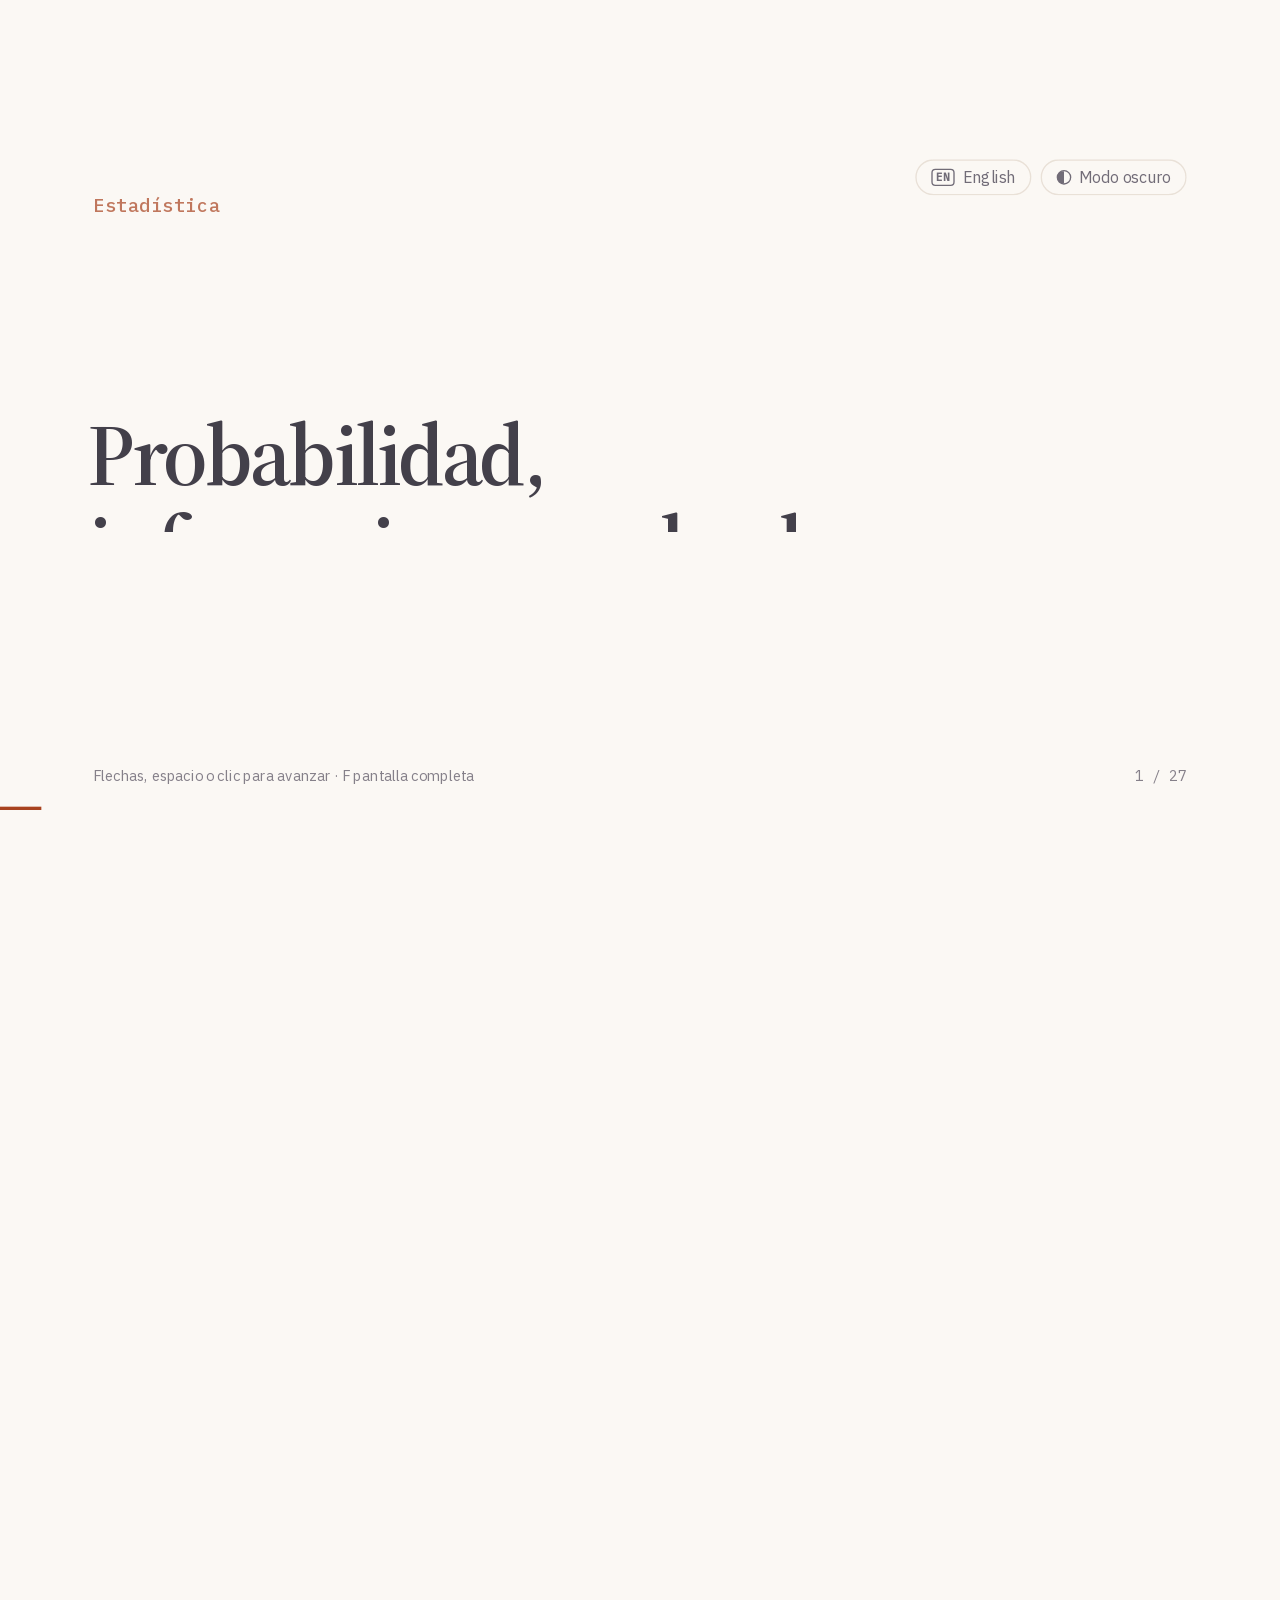
<file: estadistica/2026-2/probabilidad-inferencia-y-prueba-de-hipotesis/index.html>
<!doctype html>
<html lang="es">
<head>
<meta charset="utf-8">
<title>Probabilidad, inferencia y prueba de hipótesis</title>
<meta http-equiv="refresh" content="0; url=https://mateob6.github.io/diapositivas/estadistica/u3-analisis-inferencial/probabilidad-inferencia-y-prueba-de-hipotesis/">
<link rel="canonical" href="https://mateob6.github.io/diapositivas/estadistica/u3-analisis-inferencial/probabilidad-inferencia-y-prueba-de-hipotesis/">
<meta name="robots" content="noindex">
</head>
<body>
<p>Esta página se movió a <a href="https://mateob6.github.io/diapositivas/estadistica/u3-analisis-inferencial/probabilidad-inferencia-y-prueba-de-hipotesis/">https://mateob6.github.io/diapositivas/estadistica/u3-analisis-inferencial/probabilidad-inferencia-y-prueba-de-hipotesis/</a>.</p>
</body>
</html>
</file>
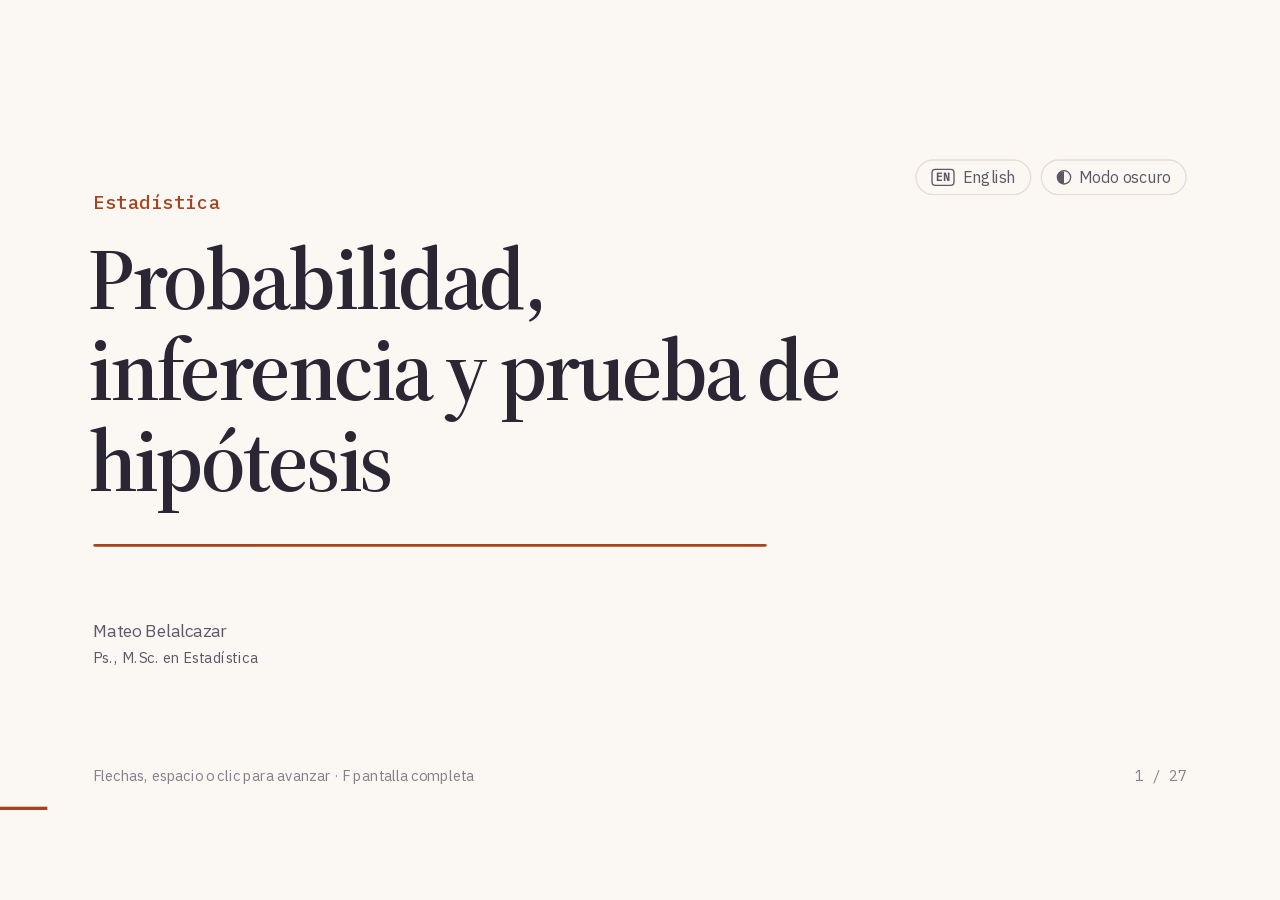
<file: estadistica/u3-analisis-inferencial/probabilidad-inferencia-y-prueba-de-hipotesis/index.html>
<!doctype html>
<html lang="es">
<head>
<meta charset="utf-8">
<meta name="viewport" content="width=device-width, initial-scale=1">
<title>Probabilidad, inferencia y prueba de hipótesis</title>
<link rel="stylesheet" href="motor/motor.css">
<link rel="stylesheet" href="clase.css">
</head>
<body>
<!-- Clase 13 de Estadística (2026-2). Contenido: el Word base de la clase
     (encuesta del 21 nov y notas del docente del 22 nov). Motor: copia fija en motor/ (uso en motor/MOTOR.md).
     Figuras propias en clase.js.
     Revisar: uv run ~/Desktop/Cursos/diapositivas-web/herramientas/clase.py revisar <carpeta de la clase> -->
<main id="lienzo" data-titulo="Probabilidad, inferencia y prueba de hipótesis">

  <!-- 1 Portada -->
  <section class="diapositiva portada">
    <p class="antetitulo">Estadística</p>
    <h1 class="largo">Probabilidad, inferencia y prueba de hipótesis</h1>
    <hr class="regla">
    <p class="pie">Mateo Belalcazar</p>
    <p class="titulos">Ps., M.Sc. en Estadística</p>
  </section>

  <!-- 2 Puente · flechas · foco por pasos · 3 (la flecha de muestra a población en el último) -->
  <section class="diapositiva">
    <h2>De la muestra a la población</h2>
    <ul class="lista ancho">
      <li>En la investigación científica buscamos <b>analizar datos</b> y obtener <b>conclusiones</b>.</li>
      <li>Casi siempre esas conclusiones se basan en un grupo de personas, pero buscamos generalizarlas a un grupo <b>más amplio</b>. Por eso en estadística se distinguen dos tipos de análisis.</li>
    </ul>
    <ol class="bloque flechas" data-foco>
      <li><h3>Análisis descriptivo</h3><ul class="lista"><li>Describe la <b>muestra</b>, es decir, las personas que respondieron el cuestionario, o la base de datos directamente.</li><li>Sus conclusiones se limitan a esas personas.</li><li>Se resume con <b>estadísticos</b> como la media, la desviación estándar o las frecuencias.</li></ul></li>
      <li><h3>Análisis inferencial</h3><ul class="lista"><li>Busca <b>generalizar</b> a personas que no participaron.</li><li>Por ejemplo, a todos los estudiantes de psicología.</li><li>Usa la muestra para <b>estimar</b> cómo es la <b>población</b>.</li></ul></li>
    </ol>
    <svg class="diagrama de-muestra" viewBox="0 0 1640 56" aria-label="De la muestra a la población">
      <g data-paso>
        <text class="principal" x="400" y="28">muestra</text>
        <path class="flecha principal" d="M540 28 L1080 28"/>
        <text class="principal" x="1240" y="28">población</text>
      </g>
    </svg>
  </section>

  <!-- 3 Concepto · diagrama geométrico · trazo que se dibuja · 2 -->
  <section class="diapositiva">
    <h2>Población y muestra</h2>
    <div class="columnas centradas" style="--plantilla: 700px 1fr">
      <svg class="diagrama poblacion" viewBox="0 0 700 560">
        <circle cx="350" cy="285" r="262"/>
        <text x="350" y="92">Población</text>
        <g data-paso>
          <circle class="principal" cx="350" cy="380" r="118"/>
          <text class="principal" x="350" y="358">Muestra</text>
          <text class="principal it" x="350" y="412">M</text>
        </g>
        <g data-paso>
          <path class="flecha principal" d="M350 262 L350 196"/>
          <text class="nota inicio" x="370" y="232">estima</text>
          <text class="it" x="350" y="160">μ</text>
        </g>
      </svg>
      <div class="pila">
        <ul class="lista">
          <li>La <b>población</b> es el conjunto completo de personas que nos interesa estudiar.</li>
          <li>Sus características son <b>parámetros</b> (μ) y casi nunca las conocemos, porque habría que medir a todos.</li>
          <li>La <b>muestra</b> es la parte de la población que sí medimos.</li>
          <li>Sus características son <b>estadísticos</b> (<span class="sim">M</span>) y sirven para <b>estimar</b> los parámetros.</li>
        </ul>
        <p class="recuadro" data-paso="2">La <b>inferencia</b> usa lo que medimos en la <b>muestra</b> para hablar de toda la <b>población</b>.</p>
      </div>
    </div>
  </section>

  <!-- 4 Concepto · cajas sólidas en tres columnas · foco por pasos · 4 (la nota de la probabilidad en el último) -->
  <section class="diapositiva" id="inferencia">
    <h2>¿Para qué sirve la inferencia estadística?</h2>
    <ol class="bloque cajas" data-foco data-columnas="3">
      <li><h3>Estimaciones</h3><p>Conocer los <b>parámetros de la población</b> a partir de una muestra.</p><p><i>Ejemplo.</i> Si encuestamos a 300 estudiantes, ¿cuántas horas duermen en promedio todos los estudiantes de la universidad?</p></li>
      <li><h3>Predicciones</h3><p>Estimar los parámetros poblacionales <b>en el futuro</b>.</p><p><i>Ejemplo.</i> Con una encuesta a 1.000 votantes, ¿quién ganará las próximas elecciones?</p></li>
      <li><h3>Toma de decisiones</h3><p>Comparar estimadores frente a un parámetro.</p><p><i>Ejemplo.</i> Un grupo recibe una terapia y otro no. ¿La terapia reduce la ansiedad, o la diferencia entre los grupos se debe al azar?</p></li>
    </ol>
    <p class="recuadro" data-paso="4">Para entender la inferencia hay que entender primero la <b>probabilidad</b>, porque al generalizar de la muestra a la población siempre hay <b>incertidumbre</b>, y la probabilidad es la forma de cuantificarla.</p>
  </section>

  <!-- 5 Actividad ancla · monedas (clase.js) · proceso por clic · 2 -->
  <section class="diapositiva" id="moneda">
    <h2>Ejemplo 1: lanzar una moneda 10 veces</h2>
    <p>Imaginen que lanzamos una moneda <b>10 veces</b>. ¿Qué es más probable?</p>
    <ul class="lista">
      <li>Obtener <b>6 sellos</b>.</li>
      <li>Obtener <b>1 solo sello</b>.</li>
    </ul>
    <svg class="fig monedas" viewBox="0 0 1640 300" aria-label="Diez lanzamientos: nueve caras y un sello"></svg>
    <p class="recuadro" data-paso="2">¿Qué probabilidad había de que ocurriera <b>esto</b>? Cada uno responde y dice <b>por qué</b>.</p>
  </section>

  <!-- 6 Concepto · recta numérica · los puntos cambian · 4 -->
  <section class="diapositiva">
    <h2>Definición de probabilidad</h2>
    <div class="columnas centradas" style="--plantilla: minmax(0, 1fr) minmax(0, 1fr)">
      <ul class="lista">
        <li>La <b>probabilidad</b> cuantifica qué tan posible es que ocurra un suceso <b>aleatorio</b> (no se aplica a los determinísticos).</li>
        <li>Se expresa con un número entre <b>0</b> y <b>1</b>.</li>
        <li>Cuanto más cerca de 1, más probable es.</li>
        <li>No elimina la <b>incertidumbre</b> sobre el resultado, pero permite cuantificarla.</li>
      </ul>
      <div class="pila">
        <figure class="recta" data-de="0" data-a="1" data-marcas="0 0.5 1" data-activa="0; 0.5; 1" data-espera
                data-rotulos="0=Imposible; 0.5=Puede o no ocurrir; 1=Seguro"></figure>
        <ul class="bloque linea-lateral" data-foco>
          <li data-paso="1">Pasar una materia de psicología con un 1 en la nota final. <b><span class="sim">P</span>&nbsp;=&nbsp;0</b></li>
          <li data-paso="2">Que el próximo bebé que nazca en Cali sea niña. <b><span class="sim">P</span>&nbsp;≈&nbsp;0,5</b></li>
          <li data-paso="3">Tirar un dado y sacar un número del 1 al 6. <b><span class="sim">P</span>&nbsp;=&nbsp;1</b></li>
          <li data-paso="4">Y, ¿sacar un <b>7</b> al tirar un dado?</li>
        </ul>
      </div>
    </div>
  </section>

  <!-- 7 Concepto · cajas delineadas · foco por pasos · 2 -->
  <section class="diapositiva">
    <h2>Calcular la probabilidad, paso 1: experimento aleatorio</h2>
    <ul class="lista ancho">
      <li>Un <b>experimento aleatorio</b> es la reproducción controlada de un fenómeno.</li>
      <li><b>Conocemos de antemano</b> los resultados posibles, pero no podemos predecir <b>cuál saldrá</b> en cada intento.</li>
      <li>El <b>espacio muestral</b> (Ω) es el conjunto de todos los resultados posibles.</li>
      <li>Es lo primero que se identifica para <b>calcular una probabilidad</b>.</li>
    </ul>
    <ol class="bloque cajas delineadas" data-foco data-columnas="2">
      <li><h3>Moneda</h3><p class="mono">Ω = {cara, sello}</p><p>Dos resultados posibles en cada lanzamiento.</p></li>
      <li><h3>Dado</h3><p class="mono">Ω = {1, 2, 3, 4, 5, 6}</p><p>Seis resultados posibles, todos igual de probables.</p></li>
    </ol>
  </section>

  <!-- 8 Concepto · cifra grande · contador · 2 -->
  <section class="diapositiva">
    <h2>Calcular la probabilidad, paso 2: regla de Laplace</h2>
    <p class="ancho">Si todos los resultados de un experimento son <b>igual de probables</b>, la probabilidad de un suceso es la proporción de casos que lo cumplen.</p>
    <div class="cifra laplace"><span class="sim">P</span>(A) = <span class="fraccion"><span>casos favorables</span><span>casos posibles</span></span></div>
    <div class="pila" data-paso="1">
      <div class="cifra mediana" data-contar><span class="sim">P</span>(cara) = 1/2 = 0,50</div>
      <div class="cifra mediana" data-contar><span class="sim">P</span>(sacar un 6) = 1/6 ≈ 0,17</div>
    </div>
    <p class="recuadro" data-paso="2">La regla equivale a una <b>frecuencia relativa teórica</b>, porque divide los casos favorables entre el total de casos posibles <b>antes</b> de realizar el experimento.</p>
  </section>

  <!-- 9 Concepto · máquina de Galton (clase.js) · proceso por clic · 5 (tres bolas una por una, 100 y 1.000) -->
  <section class="diapositiva arriba" id="galton">
    <h2>La máquina de Galton</h2>
    <div class="columnas centradas" style="--plantilla: minmax(0, 1fr) 900px">
      <ul class="lista">
        <li>Cada clavo es una <b>moneda</b>.</li>
        <li>Si sale cara, la bola va a la derecha, y si sale sello, a la izquierda.</li>
        <li>Cada bola pasa por diez clavos, así que es como lanzar <b>diez monedas</b> y contar las caras.</li>
        <li data-paso="5">Los resultados <b>centrales</b> (4, 5 o 6 caras) son los más frecuentes.</li>
        <li data-paso="5">Los <b>extremos</b> (0 o 10 caras) son muy poco frecuentes.</li>
        <li data-paso="5">Con muchas bolas, el histograma se aproxima a una curva en forma de <b>campana</b>.</li>
      </ul>
      <svg class="fig galton" viewBox="380 0 880 670" aria-label="Máquina de Galton con el histograma de caras"></svg>
    </div>
  </section>

  <!-- 10 Concepto · la misma máquina con un test respondido al azar (clase.js) · proceso por clic · 7 + deslizador de la probabilidad -->
  <section class="diapositiva arriba" id="test">
    <h2>Un test de 10 preguntas respondido al azar</h2>
    <div class="columnas centradas" style="--plantilla: minmax(0, 1fr) 780px">
      <div class="pila">
        <ul class="lista">
          <li>Cada bola es un <b>estudiante</b> que responde, <b>sin haber estudiado</b>, un examen de 10 preguntas de verdadero o falso.</li>
          <li>Cada clavo es una <b>pregunta</b>. Si acierta, la bola va a la derecha (+1 punto), y si falla, a la izquierda (0 puntos), con probabilidad 1/2, como al lanzar una moneda.</li>
          <li>La casilla donde cae la bola es su <b>puntaje total</b>, de 0 a 10.</li>
        </ul>
        <div class="relevo">
          <p class="recuadro" data-paso="1"><b>Un estudiante.</b> No podemos predecir su puntaje exacto, pero vemos cómo se construye pregunta por pregunta. Saca <b data-resultado="0"></b>.</p>
          <p class="recuadro" data-paso="2"><b>Otro estudiante.</b> Responde igual, al azar, y saca <b data-resultado="1"></b>. El puntaje cambia de una persona a otra.</p>
          <p class="recuadro" data-paso="3"><b>Un tercer estudiante.</b> Saca <b data-resultado="2"></b>. Con tres personas todavía no se ve ningún patrón.</p>
          <p class="recuadro" data-paso="4"><b>100 estudiantes.</b> Es como aplicar el test a un curso completo que responde al azar. La mayoría queda en el medio.</p>
          <p class="recuadro" data-paso="5"><b>1.000 estudiantes.</b> Los puntajes <b>centrales</b> (4, 5 o 6 aciertos) son los más frecuentes y los <b>extremos</b> (0 o 10) son muy poco frecuentes.</p>
          <p class="recuadro" data-paso="6"><b>¿Y si el test es fácil o difícil?</b> Si la probabilidad de acertar es alta, los puntajes se amontonan arriba; si es baja, abajo. En los dos casos la distribución queda <b>sesgada</b>, es decir, asimétrica.</p>
          <p class="recuadro" data-paso="7">¿Cuándo sospechamos que alguien <b>no</b> respondió al azar?</p>
        </div>
      </div>
      <div class="pila">
        <svg class="fig galton" viewBox="380 0 880 670" aria-label="Máquina de Galton con el histograma de puntajes"></svg>
        <div class="control en-fila prob-control" data-paso="6"><span class="rotulo-control">Probabilidad de acertar cada pregunta</span>
          <div class="cifra mediana prob-valor">0,50</div>
          <span class="extremo">Difícil</span>
          <input type="range" class="deslizador prob" min="0.1" max="0.9" step="0.05" value="0.5" aria-label="Probabilidad de acertar cada pregunta">
          <span class="extremo">Fácil</span></div>
      </div>
    </div>
  </section>

  <!-- 11 Concepto · línea de tiempo vertical · foco por pasos · 4 -->
  <section class="diapositiva" id="origen">
    <h2>Origen de la distribución normal</h2>
    <ol class="bloque linea-tiempo" data-foco>
      <li data-rotulo="1733"><h3>Abraham de Moivre</h3><p>La obtiene al calcular la probabilidad de sacar cierto número de caras en muchos lanzamientos de una moneda.</p></li>
      <li data-rotulo="1809"><h3>Carl Friedrich Gauss</h3><p>La usa para describir los errores al medir la posición de los astros. Por eso se le llama <b>campana de Gauss</b>.</p></li>
      <li data-rotulo="1810"><h3>Pierre-Simon Laplace</h3><p>Muestra que la suma de muchos efectos pequeños e independientes tiende a esta forma.</p></li>
      <li data-rotulo="Hacia 1890"><h3>Galton y Pearson</h3><p>Difunden el nombre <b>normal</b>, porque se creía que era la forma habitual en que se reparten las medidas.</p></li>
    </ol>
    <div class="recuadro" data-paso="4">
      <ul class="lista">
        <li>Lo que suma muchos efectos pequeños tiende a ser normal (<b>teorema del límite central</b>).</li>
        <li>Hoy sabemos que no todas las variables son normales. El tiempo de reacción, por ejemplo, es <b>asimétrico</b>.</li>
      </ul>
    </div>
  </section>

  <!-- 12 Concepto · curva normal (clase.js) · la lista sale una a una y cada idea se marca en la figura · 4 -->
  <section class="diapositiva arriba" id="normal">
    <h2>Distribución normal: curva normal o campana de Gauss</h2>
    <ul class="lista ancho">
      <li data-paso="1">La <b>distribución normal</b> es una distribución de probabilidad continua, <b>simétrica</b> y con forma de <b>campana</b>.</li>
      <li data-paso="2">Queda definida por dos valores, la <b>media</b>, que marca el centro, y la <b>desviación estándar</b>, que marca qué tan ancha es.</li>
      <li data-paso="3">En ella, la <b>media</b>, la <b>mediana</b> y la <b>moda</b> coinciden.</li>
      <li data-paso="4">La mayoría de los datos queda cerca de la media y, mientras más nos alejamos, hay menos casos.</li>
    </ul>
    <svg class="fig normal" viewBox="0 0 1640 410" aria-label="Histograma de datos con la curva normal"></svg>
  </section>

  <!-- 13 Caso · cajas delineadas · foco por pasos · 3 -->
  <section class="diapositiva">
    <h2>Ejemplo 2: memoria en jóvenes y adultos mayores</h2>
    <p class="ancho">Un grupo de investigación de <b>Cali</b> quiere saber si la memoria cambia con la edad.</p>
    <ol class="bloque cajas delineadas" data-foco data-columnas="3">
      <li><h3>Participantes</h3><p>60 personas, 30 <b class="x">estudiantes universitarios</b> de 18 a 25 años y 30 <b class="y">adultos mayores</b> de 65 a 80 años que asisten a centros de día de la ciudad.</p></li>
      <li><h3>Prueba</h3><p>Todos presentaron la misma prueba de <b>memoria verbal</b>. Escucharon una lista de palabras y, 20 minutos después, dijeron todas las que recordaban. El puntaje va de 0 a 100.</p></li>
      <li><h3>Pregunta</h3><p>¿La memoria de los <b class="x">jóvenes</b> es distinta de la de los <b class="y">mayores</b>, o la diferencia entre sus medias puede deberse al <b>azar</b> del muestreo?</p></li>
    </ol>
    <p class="nota">Caso con fines didácticos.</p>
  </section>

  <!-- 14 Caso · curvas de grupos (clase.js) · los puntos cambian · 3 + deslizador -->
  <section class="diapositiva arriba" id="memoria">
    <h2>Ejemplo 2: las curvas de los dos grupos</h2>
    <div class="columnas" style="--plantilla: 1000px minmax(0, 1fr)">
      <div class="pila">
        <svg class="fig curvas" viewBox="0 0 1100 470" aria-label="Curvas de memoria de jóvenes y mayores"></svg>
        <div class="control en-fila"><span class="rotulo-control">Diferencia de medias</span>
          <div class="cifra mediana dif">9,3</div>
          <input type="range" class="deslizador" min="0" max="24" step="0.1" value="9.3" aria-label="Diferencia de medias"></div>
      </div>
      <div class="pila lado-texto">
        <ul class="lista">
          <li data-paso="2">Cuando las curvas se <b>solapan</b> mucho, la diferencia entre las medias podría deberse al <b>azar</b>. El investigador podría concluir: «¿Para qué hablar de dos grupos diferentes, si parecen comportarse igual?».</li>
          <li data-paso="3">Cuando se <b>separan</b>, es más difícil atribuirla al azar. El investigador podría concluir: «Definitivamente son dos grupos diferentes; no podemos tratar ambas poblaciones como iguales».</li>
        </ul>
      </div>
    </div>
  </section>

  <!-- 15 Concepto · cajas con línea lateral · foco por pasos · 2 -->
  <section class="diapositiva">
    <h2>La hipótesis de investigación</h2>
    <ul class="lista ancho">
      <li>Es una <b>respuesta provisional</b> a la pregunta de investigación.</li>
      <li>Predice cómo se relacionan dos o más variables y se pone a <b>prueba</b> con datos.</li>
      <li>Guía el diseño del estudio, la recolección de los datos y la <b>elección de la prueba</b> estadística.</li>
      <li>Toda hipótesis tiene <b>dos o más variables</b>, <b>conectores lógicos</b> y una <b>unidad de análisis</b>.</li>
    </ul>
    <ul class="bloque cajas con-linea" data-foco data-columnas="1">
      <li><h3>Pregunta</h3><p>¿El rendimiento académico se relaciona con el nivel educativo de los padres?</p></li>
      <li><h3>Hipótesis</h3><p>A <b>mayor</b> nivel educativo de los padres, <b>mayor</b> rendimiento académico.</p></li>
    </ul>
  </section>

  <!-- 16 Concepto · tabla · foco por pasos · 2 -->
  <section class="diapositiva">
    <h2>Tipos de hipótesis</h2>
    <ul class="lista ancho">
      <li>Según la pregunta, una hipótesis <b>compara grupos</b> o <b>relaciona variables</b>.</li>
      <li>Puede indicar o no la <b>dirección</b> que se espera. Las hipótesis con dirección se llaman <b>unilaterales</b> y las que no tienen dirección, <b>bilaterales</b>.</li>
    </ul>
    <table class="tabla" data-foco>
      <thead><tr><th></th><th>Sin dirección (bilateral)</th><th>Con dirección (unilateral)</th></tr></thead>
      <tbody>
        <tr><td><b>Comparación</b></td><td>El grupo 1 es <b>diferente</b> al grupo 2 en X</td><td>El grupo 1 tiene <b>más</b> X que el grupo 2</td></tr>
        <tr><td><b>Relación</b></td><td>X <b>se relaciona</b> con Y</td><td>A <b>mayor</b> X, <b>mayor</b> (o menor) Y</td></tr>
      </tbody>
    </table>
  </section>

  <!-- 17 Actividad · instrucciones, con el QR y el enlace de la hoja de Google (una pestaña por sala) · 0 -->
  <section class="diapositiva">
    <h2>Ejercicio: de la pregunta a la hipótesis</h2>
    <div class="columnas centradas" style="--plantilla: minmax(0, 1fr) 440px">
      <div class="pila">
        <p>Por parejas, escriban la <b>hipótesis de investigación</b> de cada pregunta, una vez <b>sin dirección</b> y otra <b>con dirección</b>, en la pestaña de su sala.</p>
        <ol class="instrucciones">
          <li>¿El tiempo en redes sociales se relaciona con la calidad del sueño?</li>
          <li>¿El estrés académico es distinto entre quienes trabajan y quienes no?</li>
          <li>¿El tipo de colegio se relaciona con la carrera que se elige?</li>
        </ol>
      </div>
      <div class="hoja-ejercicio">
        <img class="qr" src="medios/qr-hoja-ejercicio.svg" alt="Código QR de la hoja del ejercicio">
        <p class="rotulo-hoja">Hoja del ejercicio, una pestaña por sala</p>
        <a class="enlace-hoja" href="https://docs.google.com/spreadsheets/d/1UU62Bh5L9zfbMdgrJXnqf2S-hFEVgy-AQyhqOQSfQ0g/edit" target="_blank" rel="noopener">docs.google.com/spreadsheets/d/1UU62Bh5L9zfbMdgrJXnqf2S-hFEVgy-AQyhqOQSfQ0g</a>
      </div>
    </div>
  </section>

  <!-- 18 Concepto · cajas sólidas · foco por pasos · 3 -->
  <section class="diapositiva">
    <h2>Hipótesis estadísticas</h2>
    <p class="ancho">En estadística, las hipótesis se escriben como afirmaciones sobre la <b>población</b> y siempre se plantean en un <b>par complementario</b>.</p>
    <ol class="bloque cajas" data-foco data-columnas="2">
      <li><h3>H<sub>0</sub>, hipótesis nula</h3><p>Es lo que se supone <b>cierto al inicio</b>. Dice que <b>no hay</b> diferencia o que <b>no hay</b> relación entre las variables.</p></li>
      <li><h3>H<sub>1</sub>, hipótesis alternativa</h3><p>Es la afirmación <b>contraria</b> a H<sub>0</sub>. Recoge lo que el investigador <b>espera</b> encontrar y lo que busca respaldar con los datos.</p></li>
    </ol>
    <div class="recuadro" data-paso>
      <ul class="lista">
        <li>Como en un <b>juicio</b>, el acusado es <b>inocente</b> (H<sub>0</sub>) hasta que las <b>pruebas</b> digan lo contrario.</li>
        <li>En la investigación, esas pruebas son los <b>datos</b> de la muestra.</li>
        <li>La hipótesis alternativa es lo que nos interesa. La respaldamos cuando los datos son un <b>«evento extraño»</b>, algo muy poco probable si H<sub>0</sub> fuera cierta.</li>
      </ul>
    </div>
  </section>

  <!-- 19 Concepto · tabla · foco por pasos · 4 · burbuja en cada signo -->
  <section class="diapositiva">
    <h2>Reglas para escribirlas</h2>
    <ul class="lista ancho">
      <li>H<sub>0</sub> siempre lleva el <b>=</b>, porque dice que no hay diferencia o no hay relación.</li>
      <li>H<sub>1</sub> lleva <b>≠</b> si la hipótesis no tiene dirección, y <b>&gt;</b> o <b>&lt;</b> si dice cuál grupo es mayor.</li>
    </ul>
    <table class="tabla regla" data-foco>
      <thead><tr><th></th><th>H<sub>0</sub></th><th>H<sub>1</sub></th></tr></thead>
      <tbody>
        <tr><td>Comparación sin dirección</td>
          <td>media 1 <span class="signo" data-explica="las medias son iguales">=</span> media 2</td>
          <td>media 1 <span class="signo" data-explica="las medias son distintas">≠</span> media 2</td></tr>
        <tr><td>Comparación con dirección</td>
          <td>media 1 <span class="signo" data-explica="las medias son iguales">=</span> media 2</td>
          <td>media 1 <span class="signo" data-explica="la media del grupo 1 es mayor">&gt;</span> media 2</td></tr>
        <tr><td>Relación sin dirección</td><td>No hay relación</td><td>Hay relación entre X y Y</td></tr>
        <tr><td>Relación con dirección</td><td>No hay relación</td><td>Cuando X sube, Y también sube (o cuando X sube, Y baja)</td></tr>
      </tbody>
    </table>
  </section>

  <!-- 20 Caso · línea lateral con foco · foco por pasos · 3 -->
  <section class="diapositiva">
    <h2>Hipótesis del ejemplo de memoria</h2>
    <ul class="bloque linea-lateral" data-foco>
      <li><b>Hipótesis de investigación.</b> La memoria de los <b class="x">jóvenes</b> es <b>distinta</b> de la de los <b class="y">mayores</b>.</li>
      <li><b>H<sub>0</sub>.</b> Media de los <span class="x">jóvenes</span> = media de los <span class="y">mayores</span>. La memoria es <b>igual</b> en los dos grupos.</li>
      <li><b>H<sub>1</sub>.</b> Media de los <span class="x">jóvenes</span> ≠ media de los <span class="y">mayores</span>. La memoria es <b>distinta</b>.</li>
    </ul>
  </section>

  <!-- 21 Contraste · dos cajas delineadas · foco por pasos · 2 · redacción de artículo -->
  <section class="diapositiva" id="resultados">
    <h2>Resultado descriptivo y resultado inferencial</h2>
    <p class="ancho">Los datos del ejemplo 2 se pueden analizar de dos maneras.</p>
    <ol class="bloque cajas delineadas" data-foco data-columnas="2">
      <li><h3>Resultado descriptivo</h3>
        <table class="tabla">
          <thead><tr><th>Grupo</th><th class="num"><span class="sim">n</span></th><th class="num"><span class="sim">M</span></th><th class="num"><span class="sim">DE</span></th></tr></thead>
          <tbody>
            <tr><td class="x">Jóvenes</td><td class="num">30</td><td class="num">78,1</td><td class="num">9,00</td></tr>
            <tr><td class="y">Mayores</td><td class="num">30</td><td class="num">68,8</td><td class="num">9,31</td></tr>
          </tbody>
        </table>
        <p>Los jóvenes obtuvieron un puntaje promedio de memoria más alto (<span class="sim">M</span>&nbsp;=&nbsp;78,1; <span class="sim">DE</span>&nbsp;=&nbsp;9,00) que los adultos mayores (<span class="sim">M</span>&nbsp;=&nbsp;68,8; <span class="sim">DE</span>&nbsp;=&nbsp;9,31).</p></li>
      <li><h3>Resultado inferencial</h3>
        <p>Una prueba <span class="sim">t</span> de Student para muestras independientes indicó que la diferencia fue estadísticamente <b class="significativa">significativa</b>, <span class="sim">t</span>(58)&nbsp;=&nbsp;3,95, <span class="sim">p</span>&nbsp;&lt;&nbsp;0,001. Los jóvenes obtuvieron puntajes de memoria más altos que los adultos mayores.</li>
    </ol>
  </section>

  <!-- 22 Concepto · línea lateral con foco · foco por pasos · 3 · explicaciones sencillas -->
  <section class="diapositiva">
    <h2>El valor <span class="sim">p</span></h2>
    <p class="ancho">El <b>valor <span class="sim">p</span></b> indica qué tan raro sería nuestro resultado <b>si H<sub>0</sub> fuera cierta</b>.</p>
    <ul class="bloque linea-lateral" data-foco>
      <li><b>Valor <span class="sim">p</span> pequeño.</b> El resultado sería un <b>«evento extraño»</b> si H<sub>0</sub> fuera cierta. Por eso <b>dudamos</b> de H<sub>0</sub>.</li>
      <li><b>Valor <span class="sim">p</span> grande.</b> El resultado es <b>común</b> si H<sub>0</sub> fuera cierta. No hay razones para dudar de H<sub>0</sub>.</li>
      <li>Va de <b>0 a 1</b>, como toda probabilidad.</li>
    </ul>
  </section>

  <!-- 23 Retorno · barras binomiales (clase.js) · los puntos cambian · 3 -->
  <section class="diapositiva arriba" id="binomial">
    <h2>El valor <span class="sim">p</span> como área</h2>
    <ul class="lista ancho">
      <li>Si la moneda está <b>equilibrada</b> (H<sub>0</sub>), así se reparten los sellos en 10 lanzamientos.</li>
      <li>El <b>área</b> sombreada es el <b>valor <span class="sim">p</span></b>, la probabilidad de un resultado igual de extremo o más.</li>
    </ul>
    <div class="columnas lado-control ancho-lado">
      <svg class="fig binomial" viewBox="0 0 1060 470" aria-label="Probabilidad de 0 a 10 sellos"></svg>
      <ul class="lista">
        <li data-paso="2"><b>1 sello en 10 lanzamientos.</b> Un resultado así o más extremo aparece en 2 de cada 100 series (área = <b>0,02</b>). Es poco probable bajo H<sub>0</sub> y da razones para <b>dudar</b> de ella.</li>
        <li data-paso="3"><b>6 sellos en 10 lanzamientos.</b> Un resultado así o más extremo aparece en 75 de cada 100 series (área = <b>0,75</b>). Es esperable bajo H<sub>0</sub> y <b>no da razones</b> para dudar de ella.</li>
      </ul>
    </div>
  </section>

  <!-- 24 Retorno · curvas de grupos y curva del azar (clase.js) · los puntos cambian · 2 + deslizador -->
  <section class="diapositiva arriba" id="azar">
    <h2>La diferencia observada frente al azar</h2>
    <div class="columnas" style="--plantilla: 1000px minmax(0, 1fr)">
      <div class="pila">
        <svg class="fig curvas-azar" viewBox="0 0 1100 520" aria-label="Curvas de los grupos y curva del azar"></svg>
        <ul class="lista">
          <li>Si <b>H<sub>0</sub></b> fuera cierta, las diferencias que salen <b>por azar</b> se reparten así, alrededor de <b>0</b>.</li>
          <li>La diferencia real se compara con esa curva.</li>
        </ul>
      </div>
      <div class="pila lado-texto">
        <div class="control"><span class="rotulo-control">Diferencia de medias</span>
          <div class="cifra mediana dif">9,3</div>
          <input type="range" class="deslizador" min="0" max="24" step="0.1" value="9.3" aria-label="Diferencia de medias"></div>
        <div class="control" data-paso="2"><span class="rotulo-control">Área de las dos colas</span>
          <div class="cifra mediana principal area-valor">&lt; 0,001</div></div>
        <ul class="lista">
          <li data-paso="2">La diferencia observada, <b>9,3 puntos</b>, queda lejos del centro de la curva.</li>
          <li data-paso="2">Si H<sub>0</sub> fuera cierta, una diferencia así de grande, o mayor, aparecería en <b>menos de 1 de cada 1.000</b> muestras (<span class="sim">p</span> &lt; 0,001).</li>
          <li data-paso="2">Los datos apoyan <b>H<sub>1</sub></b>.</li>
        </ul>
      </div>
    </div>
  </section>

  <!-- 25 Actividad · reporte 3 en clase · 1 -->
  <section class="diapositiva" id="reporte">
    <h2>Reporte 3 en clase</h2>
    <div class="columnas centradas" style="--plantilla: 1fr 860px">
      <div class="pila">
        <p>Por equipos, sobre su proyecto.</p>
        <ol class="instrucciones">
          <li>Escriban su <b>hipótesis de investigación</b>.</li>
          <li>Escriban <b>H<sub>0</sub> y H<sub>1</sub></b> con la regla.</li>
          <li>Llenen la <b>tabla resumen</b> de la E3.</li>
        </ol>
        <p>Lo terminan y lo entregan el <b>domingo 29</b>.</p>
      </div>
      <div class="pila">
        <table class="tabla pruebas" data-paso="1">
          <thead><tr><th>Tipo de análisis</th><th>Paramétrica</th><th>No paramétrica</th></tr></thead>
          <tbody>
            <tr><td>Comparación de 2 grupos</td><td>t de Student</td><td>U de Mann-Whitney</td></tr>
            <tr><td>Comparación de 3 o más grupos</td><td>ANOVA</td><td>Kruskal-Wallis</td></tr>
            <tr><td>Dos cualitativas</td><td>—</td><td>Chi cuadrado (χ²)</td></tr>
            <tr><td>Dos cuantitativas</td><td>Pearson</td><td>Spearman</td></tr>
          </tbody>
        </table>
      </div>
    </div>
  </section>

  <!-- 26 Síntesis · cajas con número · foco por pasos · 5 -->
  <section class="diapositiva">
    <h2>Síntesis</h2>
    <ol class="bloque cajas numeradas" data-foco data-columnas="2">
      <li><p>La <b>inferencia</b> usa la <b>muestra</b> para hablar de la <b>población</b>.</p></li>
      <li><p>La <b>probabilidad</b> cuantifica, entre 0 y 1, qué tan <b>posible</b> es un resultado.</p></li>
      <li><p><b>H<sub>0</sub></b> afirma que no hay diferencia o relación, y <b>H<sub>1</sub></b> afirma lo contrario.</p></li>
      <li><p>El <b>valor <span class="sim">p</span></b> es la probabilidad de un resultado igual de extremo o más si H<sub>0</sub> fuera cierta. Cuanto más pequeño, más razones hay para <b>dudar</b> de H<sub>0</sub>.</p></li>
    </ol>
    <p class="nota" data-paso>El criterio de decisión de <b>0,05</b> se estudia en la siguiente sesión.</p>
  </section>

  <!-- 27 Referencias -->
  <section class="diapositiva">
    <h2>Referencias</h2>
    <ul class="referencias">
      <li>Bologna, E. (2011). <i>Estadística para psicología y educación</i>. Editorial Brujas.</li>
      <li>Navarro, D. J., Foxcroft, D. R. y Faulkenberry, T. J. (2025). <i>Aprendiendo estadística con jamovi</i>.</li>
    </ul>
  </section>

</main>
<script src="motor/vendor/gsap.min.js"></script>
<script src="i18n/en.js"></script>
<script src="motor/motor.js"></script>
<script src="motor/objetos.js"></script>
<script src="datos/clase13.js"></script>
<script src="clase.js"></script>
</body>
</html>
</file>
<file: estadistica/u3-analisis-inferencial/probabilidad-inferencia-y-prueba-de-hipotesis/motor/motor.css>
/* motor.css: el estilo base de todas las clases (DESIGN-v3.md y DECISIONES.md).
   Una clase solo enlaza este archivo; él trae la paleta, las fuentes y los objetos.
   Referencia de uso: MOTOR.md. */

@import url("paleta.css");
@import url("fuentes.css");
@import url("objetos.css");

*, *::before, *::after { box-sizing: border-box; margin: 0; padding: 0; }
html, body { height: 100%; overflow: hidden; background: var(--fondo); }
body { color: var(--tinta); font-family: var(--sans); -webkit-font-smoothing: antialiased; touch-action: manipulation; }

/* ---------- lienzo: 1920 × 1080, escalado a la ventana ---------- */
#lienzo { position: absolute; left: 50%; top: 50%; width: 1920px; height: 1080px; background: var(--fondo); transform-origin: center; overflow: hidden; }
.sin-transicion *, .sin-transicion *::before, .sin-transicion *::after { transition: none !important; }

/* ---------- diapositiva: 140 px a los lados, título a 96 px, nada por debajo de 980 px ---------- */
.diapositiva { position: absolute; inset: 0; width: 1920px; height: 1080px; visibility: hidden; display: flex; flex-direction: column; padding: 96px 140px 100px; }
.diapositiva.on { visibility: visible; }
.diapositiva.centrada { justify-content: center; }

/* separación entre bloques (sin especificidad: cualquier clase la cambia) */
:where(.diapositiva) > :where(* + *) { margin-top: 40px; }
:where(.diapositiva) > :where(h2 + .bajada) { margin-top: 20px; }
:where(.diapositiva) > :where(h2, .bajada) { margin-bottom: 64px; }
:where(.diapositiva) > :where(h2 + .bajada) { margin-bottom: 56px; }
:where(.diapositiva) > :where(h2:has(+ .bajada)) { margin-bottom: 0; }
:where(.diapositiva) > :where(h2 + :not(.bajada), .bajada + *) { margin-top: 0; }
/* el contenido bajo el título se centra en el espacio que queda; .arriba lo deja pegado al título */
:where(.diapositiva:not(.arriba):not(.portada)) > :where(h2 + :not(.bajada), .bajada + *, p.pregunta:first-child) { margin-top: auto; }
:where(.diapositiva:not(.arriba):not(.portada)) > :where(:last-child) { margin-bottom: auto; }
:where(.diapositiva) > :where(h2:last-child, .bajada:last-child) { margin-bottom: 64px; }
/* centro óptico: un poco por encima del centro geométrico (el espaciador cede si falta espacio) */
.diapositiva:not(.arriba):not(.portada)::after { content: ""; flex: 0 1 120px; }

/* ---------- texto ---------- */
:where(.diapositiva) > h2 { font: 600 72px/1.1 var(--serif); letter-spacing: -.012em; max-width: 1640px; }
:where(.diapositiva) p { font: 400 36px/1.4 var(--sans); max-width: 1320px; }
:where(.diapositiva) h3 { font: 600 40px/1.2 var(--serif); letter-spacing: -.005em; }
b, strong { font-weight: 700; }
.bajada { font: 400 28px/1.3 var(--sans); color: var(--tinta-2); }
.bajada b { color: var(--tinta); font-weight: 600; }
.bajada code { font: 400 25px/1 var(--mono); }
.nota { font: 400 28px/1.35 var(--sans); color: var(--tinta-2); }
:where(.diapositiva) p.nota { font: 400 28px/1.35 var(--sans); }
.nota b { color: var(--tinta); font-weight: 600; }
.ancho { max-width: none; }
.mono { font-family: var(--mono); font-weight: 500; letter-spacing: -.02em; }
/* subíndices (H<sub>0</sub>, μ<sub>1</sub>): las fuentes no traen los subíndices Unicode (₀, ₁) */
sub { font-size: .62em; line-height: 0; position: relative; vertical-align: baseline; top: .32em; }

/* color con significado: X en el principal, Y en el secundario */
.x { color: var(--principal); }
.y { color: var(--secundario); }
:is(b, strong, span, em).principal { color: var(--principal); }
:is(b, strong, span, em).secundario { color: var(--secundario); }

/* símbolos estadísticos: r, ρ, p en Source Serif itálica */
.sim, .cifra em { font-family: var(--serif); font-style: italic; font-weight: 400; }

/* máscara de los títulos: el texto sube desde abajo sin mover la composición */
.mascara { clip-path: inset(-.2em -1em -.28em -1em); }
.mascara > .m { display: inline-block; }

/* ---------- portada ---------- */
/* botón de modo claro u oscuro: lo pone el motor arriba a la derecha de la portada */
.botones-portada { position: absolute; top: 64px; right: 140px; display: flex; gap: 14px; }
.boton-portada { display: inline-flex; align-items: center; gap: 12px; padding: 12px 22px;
  border: 2px solid var(--linea); border-radius: 999px; background: transparent; color: var(--tinta-2);
  font: 500 24px/1 var(--sans); cursor: pointer; transition: color .2s, border-color .2s; }
.boton-portada:hover, .boton-portada:focus-visible { color: var(--tinta); border-color: var(--tinta-2); outline: none; }
.boton-tema > .icono-tema { width: 22px; height: 22px; border-radius: 50%; border: 2px solid currentColor;
  background: linear-gradient(90deg, currentColor 50%, transparent 50%); }
.boton-idioma > .icono-idioma { font: 600 16px/1 var(--mono); letter-spacing: .04em; border: 2px solid currentColor; border-radius: 6px; padding: 3px 5px; }
body.desplazar .botones-portada { top: 24px; right: 24px; }
.diapositiva.portada { justify-content: center; padding-top: 40px; }
.portada > .antetitulo { font: 500 28px/1 var(--mono); color: var(--principal); letter-spacing: .01em; }
.portada > h1 { font: 600 196px/1 var(--serif); letter-spacing: -.035em; margin-left: -8px; max-width: 1150px; }
.portada > h1.largo { font-size: 132px; line-height: 1.04; }
:where(.portada) > :where(.antetitulo + h1) { margin-top: 30px; }
:where(.portada) > :where(hr.regla) { margin-top: 56px; }
:where(.portada) > :where(hr.regla + *) { margin-top: 40px; }
.portada > .sub { font: 400 46px/1.3 var(--sans); color: var(--tinta-2); max-width: 1000px; }
.portada > .sub b { color: var(--tinta); }
:where(.portada) > :where(.pie) { margin-top: 110px; }
.portada > .pie { font: 400 26px/1.3 var(--sans); color: var(--tinta-2); }
/* títulos abreviados del autor, debajo del nombre (regla del 22 nov; los pone clase.py portada desde herramientas/autor.json) */
.portada > .titulos { font: 400 22px/1.3 var(--sans); color: var(--tinta-2); letter-spacing: .01em; }
:where(.portada) > :where(.pie + .titulos) { margin-top: 8px; }
.portada > .motivo { position: absolute; right: 110px; top: 240px; width: 560px; height: 600px; margin: 0; }
hr.regla { border: 0; height: 4px; width: 1010px; background: var(--principal); border-radius: 2px; transform-origin: left; }

/* ---------- pregunta grande (palabra por palabra) ---------- */
:where(.diapositiva) p.pregunta { font: 400 92px/1.18 var(--serif); letter-spacing: -.015em; max-width: 1640px; }
.w { display: inline-block; overflow: hidden; vertical-align: top; padding: .1em 0 .16em; margin: -.1em 0 -.16em; }
.w > span { display: inline-block; }

/* subrayado que se dibuja bajo una palabra o una variable */
.subraya { position: relative; display: inline-block; white-space: nowrap; }
.subraya > .trazo-sub { position: absolute; left: 0; right: 0; bottom: 4px; height: 8px; border-radius: 4px; background: currentColor; transform-origin: left; }
.pregunta .subraya > .trazo-sub { bottom: 6px; }

/* ---------- etiquetas de variable ---------- */
.etiquetas { display: flex; flex-wrap: wrap; gap: 24px 56px; }
.etiqueta { display: inline-flex; align-items: center; gap: 18px; padding: 14px 30px; border-radius: 999px; font: 600 34px/1 var(--sans); background: var(--principal-tinte); color: var(--principal); }
.etiqueta[data-letra] { padding-left: 14px; }
.etiqueta > i { display: grid; place-items: center; width: 52px; height: 52px; border-radius: 50%; font: 700 30px/1 var(--sans); font-style: normal; color: var(--sobre-principal); background: var(--principal); }
.etiqueta.y { background: var(--secundario-tinte); color: var(--secundario); }
.etiqueta.y > i { background: var(--secundario); }

/* ---------- lista con viñetas: ideas una por línea, con la misma letra del texto ---------- */
.lista { list-style: none; max-width: 1400px; }
.lista.ancho { max-width: none; }
:where(.diapositiva) .lista > li { position: relative; padding-left: 42px; font: 400 36px/1.4 var(--sans); }
.lista > li + li { margin-top: 14px; }
.lista > li::before { content: ""; position: absolute; left: 6px; top: .7em; width: 12px; height: 12px; border-radius: 50%; background: var(--principal); transform: translateY(-50%); }
.lista b { font-weight: 700; }
.bloque .lista > li { font: inherit; padding-left: 30px; }
.bloque .lista > li::before { left: 3px; width: 10px; height: 10px; }
.flechas > li > .lista { margin-top: 26px; padding: 0 44px 0 36px; }

/* ---------- recuadro de idea clave ---------- */
.recuadro { background: var(--principal-tinte); border-left: 8px solid var(--principal); border-radius: 0 10px 10px 0; padding: 22px 30px; max-width: 1320px; }
:where(.diapositiva) .recuadro, :where(.diapositiva) p.recuadro { font: 400 32px/1.4 var(--sans); }
.recuadro.secundario { background: var(--secundario-tinte); border-left-color: var(--secundario); }
/* debajo de una fila de cajas, flechas, etapas, anillos o línea de tiempo, el recuadro va centrado (decisión del 22 nov) */
:where(.bloque.cajas, .bloque.etapas, .bloque.flechas, .bloque.anillos, .bloque.linea-tiempo:not(.vertical)) ~ .recuadro { margin-inline: auto; }

/* ---------- cifra grande ---------- */
.cifra { font: 500 112px/1 var(--mono); letter-spacing: -.03em; }
.cifra.mediana { font-size: 64px; }
.cifra.principal { color: var(--principal); }
.cifra.secundario { color: var(--secundario); }

/* ---------- fracción: numerador sobre denominador ---------- */
.fraccion { display: inline-flex; flex-direction: column; align-items: center; vertical-align: middle; margin: 0 .15em; text-align: center; }
.fraccion > * { display: block; padding: .04em .25em; }
.fraccion > * + * { border-top: .06em solid currentColor; }
.cifra .fraccion { font: 500 .4em/1.2 var(--sans); letter-spacing: 0; }

/* ---------- burbuja explicativa: data-explica="…" sobre un signo o una palabra ---------- */
[data-explica] { position: relative; cursor: help; text-decoration: underline dotted var(--tinta-2); text-decoration-thickness: 2px; text-underline-offset: .18em; }
[data-explica]::after { content: attr(data-explica); position: absolute; left: 50%; bottom: calc(100% + 14px); z-index: 5;
  padding: 10px 18px; border-radius: 10px; background: var(--tinta); color: var(--fondo); white-space: nowrap;
  font: 400 26px/1.3 var(--sans); font-style: normal; letter-spacing: 0;
  opacity: 0; transform: translate(-50%, 6px); pointer-events: none; transition: opacity .2s, transform .2s; }
[data-explica]:hover::after, [data-explica]:focus::after { opacity: 1; transform: translate(-50%, 0); }

/* ---------- deslizador: <input type="range" class="deslizador"> ---------- */
input.deslizador { -webkit-appearance: none; appearance: none; display: block; width: 100%; height: 48px; margin: 0; background: transparent; cursor: ew-resize; }
input.deslizador:focus { outline: none; }
input.deslizador::-webkit-slider-runnable-track { height: 6px; border-radius: 3px; background: var(--linea); }
input.deslizador::-webkit-slider-thumb { -webkit-appearance: none; width: 30px; height: 30px; margin-top: -12px; border: 0; border-radius: 50%; background: var(--tinta); }
input.deslizador::-moz-range-track { height: 6px; border-radius: 3px; background: var(--linea); }
input.deslizador::-moz-range-thumb { width: 30px; height: 30px; border: 0; border-radius: 50%; background: var(--tinta); }
.control { display: flex; flex-direction: column; gap: 6px; }
.control > .rotulo-control { font: 600 24px/1.2 var(--sans); color: var(--tinta-2); }

/* ---------- composición ---------- */
.columnas { display: grid; grid-template-columns: var(--plantilla, repeat(var(--n, 2), minmax(0, 1fr))); gap: 40px 72px; align-items: start; }
.columnas.centradas { align-items: center; }
.columnas > * { min-width: 0; }
:where(.columnas) > :where(* + *) { margin-top: 0; }
.pila { display: flex; flex-direction: column; gap: 32px; }
:where(.pila) > :where(* + *) { margin-top: 0; }
.relevo { display: grid; }
.relevo > * { grid-area: 1 / 1; }
:where(.relevo) > :where(* + *) { margin-top: 0; }
.abajo { margin-top: auto !important; }

/* ---------- tabla APA: solo líneas horizontales ---------- */
.tabla { border-collapse: collapse; width: 100%; font: 400 34px/1.35 var(--sans); border-top: 3px solid var(--tinta); border-bottom: 3px solid var(--tinta); }
.tabla th { font-weight: 600; text-align: left; vertical-align: bottom; padding: 20px 24px; border-bottom: 2px solid var(--tinta); }
.tabla td { padding: 20px 24px; vertical-align: top; transition: background-color .35s; }
.tabla th.x, .tabla td.x { color: var(--principal); }
.tabla th.y, .tabla td.y { color: var(--secundario); }
.tabla tr.es-foco td { background: var(--principal-tinte); }
.tabla .num { font-family: var(--mono); text-align: right; }

/* ---------- medios: figura del motor, video publicado, lámina ---------- */
.medio { display: flex; flex-direction: column; gap: 14px; }
.medio img, .medio video, .medio iframe { display: block; max-width: 100%; max-height: 640px; border: 0; border-radius: 6px; }
.medio figcaption { font: 400 26px/1.35 var(--sans); color: var(--tinta-2); }

/* ---------- actividad ---------- */
.instrucciones { list-style: none; counter-reset: paso; max-width: 1320px; }
.instrucciones > li { counter-increment: paso; position: relative; padding-left: 64px; font: 400 36px/1.4 var(--sans); }
.instrucciones > li::before { content: counter(paso); position: absolute; left: 0; top: 0; font: 500 36px/1.4 var(--mono); color: var(--principal); }
.instrucciones > li + li { margin-top: 28px; }

/* ---------- referencias APA (sangría francesa) ---------- */
.referencias { list-style: none; max-width: 1500px; }
.referencias > li { font: 400 28px/1.45 var(--sans); padding-left: 1.5em; text-indent: -1.5em; }
.referencias > li + li { margin-top: 18px; }

/* ---------- marco: pie, contador y barra de progreso ---------- */
#pie-izq, #pie-der { position: absolute; bottom: 40px; font: 400 22px/1 var(--sans); color: var(--tinta-2); opacity: .75; pointer-events: none; }
#pie-izq { left: 140px; }
#pie-der { right: 140px; font-family: var(--mono); }
#progreso { position: absolute; left: 0; bottom: 0; height: 5px; width: 0; background: var(--principal); pointer-events: none; }

/* ---------- celular en vertical (o ?movil): todas las diapositivas, una debajo de otra ---------- */
/* ---------- ?imprimir: una diapositiva por página de 1920 × 1080 (clase.py pdf) ---------- */
@page { size: 1920px 1080px; margin: 0; }
html.imprimir, body.imprimir { overflow: visible; height: auto; width: 1920px; background: var(--fondo); print-color-adjust: exact; -webkit-print-color-adjust: exact; }
body.imprimir #lienzo { position: static; transform: none !important; width: 1920px; height: auto; overflow: visible; }
body.imprimir .diapositiva { position: relative; visibility: visible; transform: none !important; break-after: page; page-break-after: always; overflow: hidden; }
body.imprimir .diapositiva:last-child { break-after: auto; page-break-after: auto; }
body.imprimir #pie-izq, body.imprimir #pie-der, body.imprimir #progreso, body.imprimir .botones-portada { display: none; }

html.desplazar, body.desplazar { overflow: auto; height: auto; }
body.desplazar { overflow-x: hidden; }
body.desplazar #lienzo { position: static; transform: none !important; width: auto; height: auto; overflow: visible; }
body.desplazar .diapositiva { position: relative; visibility: visible; transform-origin: top left; border-bottom: 1px solid var(--linea); }
body.desplazar #pie-izq, body.desplazar #pie-der, body.desplazar #progreso { display: none; }
</file>
<file: estadistica/u3-analisis-inferencial/probabilidad-inferencia-y-prueba-de-hipotesis/clase.css>
/* clase.css: la disposición de las figuras propias de la clase 13 (clase.js).
   Los colores salen siempre de motor/paleta.css; aquí no se escribe ningún color. */

/* ── figuras: lo común ── */
.fig { display: block; width: 100%; height: auto; overflow: visible; }
.fig text { font: 400 24px var(--mono); fill: var(--tinta-2); text-anchor: middle; dominant-baseline: central; }
.fig text.inicio { text-anchor: start; }
.fig text.fin { text-anchor: end; }
.fig text.rot { font: 400 25px var(--sans); }
.fig .eje { fill: none; stroke: var(--tinta); stroke-width: 2.5; }
.fig .tick { stroke: var(--tinta); stroke-width: 2; }

/* ── D5 · monedas ── */
.monedas .moneda circle { stroke-width: 5; }
.monedas .cara circle { fill: var(--principal); stroke: var(--principal); }
.monedas .sello circle { fill: var(--fondo); stroke: var(--secundario); }
.monedas .letra { font: 600 56px var(--serif); }
.monedas .cara .letra { fill: var(--fondo); }
.monedas .sello .letra { fill: var(--secundario); }
.monedas .conteo { font: 500 44px var(--mono); fill: var(--tinta); }

/* ── D2 · la flecha de muestra a población ── */
svg.de-muestra { width: 100%; height: auto; margin-top: 20px; }

/* ── D8 · regla de Laplace ── */
.cifra.laplace { font-size: 96px; }

/* ── D9 y D10 · máquina de Galton (monedas y test) ── */
svg.galton { width: 900px; }
#test svg.galton { width: 780px; }
.galton .clavo { fill: var(--tinta-2); }
.galton .divisor { stroke: var(--linea); stroke-width: 3; }
.galton .bola { fill: var(--principal); }
.galton .barra { fill: var(--principal-tinte); stroke: var(--principal-medio); stroke-width: 1.5; }
.galton .campana { fill: none; stroke: var(--principal); stroke-width: 5; stroke-linecap: round; }
.galton .letra-gal { font: 600 22px var(--sans); }
.galton .l-si { fill: var(--principal); }
.galton .l-no { fill: var(--secundario); }
.galton .res-gal { font: 600 26px var(--sans); fill: var(--tinta); }
/* D10 · el deslizador de la probabilidad de acertar, debajo de la máquina */
#test .prob-control { gap: 18px; }
#test .prob-control .rotulo-control { max-width: 170px; }
#test .prob-control .extremo { font: 400 24px var(--sans); color: var(--tinta-2); }

/* ── D12 · la curva normal ── */
svg.normal { width: 1440px; margin-inline: auto; }
.normal .punto { fill: var(--tinta-2); fill-opacity: .75; }
.normal .campana { fill: none; stroke: var(--principal); stroke-width: 5; stroke-linecap: round; }
.normal .banda-1 { fill: var(--principal-tinte); }
.normal .banda-2 { fill: var(--principal-tinte); fill-opacity: .45; }
.normal .media { stroke: var(--principal); stroke-width: 3; stroke-dasharray: 8 8; }
.normal .linea-desvio { stroke: var(--tinta-2); stroke-width: 2.5; stroke-dasharray: 6 8; }
.normal .rot-desvio { font: 500 24px var(--sans); fill: var(--tinta-2); }
.normal .guia { fill: none; stroke: var(--tinta); stroke-width: 2.5; }
.normal .rot-centro { font: 600 28px var(--sans); fill: var(--tinta); }
.normal .rot-centro.x { fill: var(--principal); }
.normal .rot-banda { font: 600 26px var(--sans); fill: var(--principal); }
.normal .rot-media { font: 600 24px var(--sans); fill: var(--principal); }
.normal .titulo-ej { font: 600 30px var(--sans); fill: var(--tinta); }
.normal .nota-fig { font: italic 400 24px var(--sans); fill: var(--tinta-2); }

/* ── D11 · origen de la normal: el recuadro en lista ocupa todo el ancho ── */
#origen .recuadro { max-width: none; }

/* ── D3 · población y muestra ── */
.diagrama text.it { font-style: italic; font-size: 50px; }

/* ── D14 y D24 · curvas de los grupos (jóvenes en el principal, mayores en el secundario) ── */
.fig .area { mix-blend-mode: var(--mezcla); }
.fig .area.x { fill: var(--principal-tinte); }
.fig .area.y { fill: var(--secundario-tinte); }
.fig .curva { fill: none; stroke-width: 5; stroke-linejoin: round; }
.fig .curva.x { stroke: var(--principal); }
.fig .curva.y { stroke: var(--secundario); }
.fig .media-g { stroke-width: 3; stroke-dasharray: 8 8; }
.fig .media-g.x { stroke: var(--principal); }
.fig .media-g.y { stroke: var(--secundario); }
.fig .nombre-g { font: 600 28px var(--sans); }
.fig .nombre-g.x { fill: var(--principal); }
.fig .nombre-g.y { fill: var(--secundario); }
.fig .valor-g { font: 500 24px var(--mono); fill: var(--tinta); }
.lado-control { --plantilla: minmax(0, 1fr) 480px; align-items: center; }
.lado-control.ancho-lado { --plantilla: minmax(0, 1fr) 560px; }
/* el deslizador en una fila, debajo de la figura (D14) */
.control.en-fila { flex-direction: row; align-items: center; gap: 28px; }
.control.en-fila .deslizador { flex: 1; }
/* en las columnas laterales la lista va a 32 px (no menos) */
.lado-control .lista > li, .lado-texto .lista > li { font-size: 32px; }

/* ── D23 · barras de 0 a 10 sellos ── */
.binomial .barra { fill: var(--principal-tinte); stroke: var(--principal-medio); stroke-width: 1.5; transition: fill .35s; }
.binomial .barra.marcada { fill: var(--principal); stroke: var(--principal); }
.binomial .flechita { fill: var(--tinta); }
.binomial .rot-marcador { font: 600 28px var(--sans); fill: var(--tinta); }

/* ── D24 · la curva del azar ── */
.fig .area-azar { fill: var(--linea); }
.fig .curva-azar { fill: none; stroke: var(--tinta); stroke-width: 4; }
.fig .cola { fill: var(--principal); }
.fig .marca-dif { stroke: var(--principal); stroke-width: 4; }
.fig .marca-dif.espejo { stroke-dasharray: 8 8; stroke-opacity: .6; }
.fig .valor-dif { font: 600 28px var(--mono); fill: var(--principal); }

/* ── D18 · el recuadro del juicio, con lista (32 px, como todo recuadro) ── */
.recuadro .lista { max-width: none; }
.recuadro .lista > li { font-size: 32px; }

/* ── D19 · las reglas ── */
.tabla.regla th:nth-child(1) { width: 31%; }
.tabla.regla th:nth-child(2) { width: 25%; }
.tabla.regla .signo { font-weight: 600; padding: 0 .15em; }

/* ── D21 · resultado descriptivo y resultado inferencial ── */
#resultados .tabla { font-size: 32px; margin: 6px 0 24px; }
#resultados .tabla th, #resultados .tabla td { padding: 12px 18px; }
#resultados .significativa { color: var(--principal); }

/* ── D25 · reporte 3 ── */
#reporte .tabla { font-size: 30px; }
#reporte .tabla th, #reporte .tabla td { padding: 16px 18px; }

/* ── D17 · la hoja del ejercicio: QR y enlace. El QR va oscuro sobre blanco también en modo oscuro ── */
.hoja-ejercicio { display: flex; flex-direction: column; align-items: center; gap: 14px; }
.hoja-ejercicio .qr { width: 340px; height: 340px; background: #FFFFFF; padding: 14px; border-radius: 12px; border: 2px solid var(--linea); }
.hoja-ejercicio .rotulo-hoja { font: 600 26px/1.3 var(--sans); color: var(--tinta); text-align: center; }
.hoja-ejercicio .enlace-hoja { font: 400 22px/1.35 var(--mono); color: var(--principal); text-align: center; word-break: break-all; }
</file>
